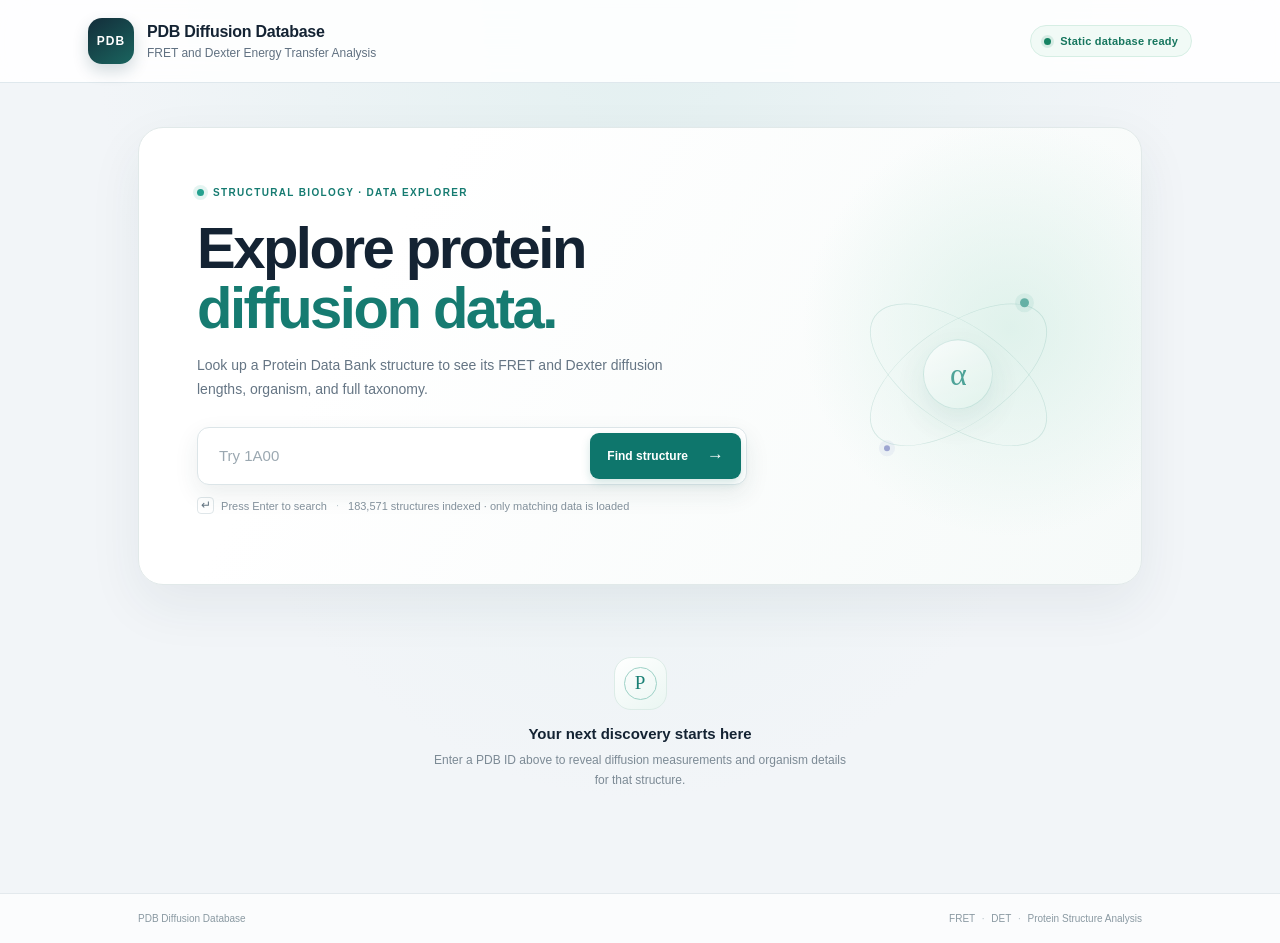
<file: docs/index.html>
<!DOCTYPE html>
<html lang="en">
<head>
    <meta charset="UTF-8">
    <meta name="viewport" content="width=device-width, initial-scale=1.0">

    <title>PDB Diffusion Database</title>

    <link rel="stylesheet" href="style.css">
</head>

<body>

    <!-- Header -->
    <header class="site-header">
        <div class="header-container">
            <div class="brand">
                <div class="brand-mark" aria-hidden="true">PDB</div>

                <div>
                    <h1>PDB Diffusion Database</h1>
                    <p>FRET and Dexter Energy Transfer Analysis</p>
                </div>
            </div>
            <div class="dataset-indicator" id="connectionStatus" role="status">
                <span class="status-dot"></span>
                Connecting to database
            </div>
        </div>
    </header>


    <!-- Main -->
    <main class="main-container">

        <!-- Search Section -->
        <section class="search-section">

            <div class="section-label">
                <span class="label-spark" aria-hidden="true"></span>
                STRUCTURAL BIOLOGY · DATA EXPLORER
            </div>

            <h2>Explore protein<br><span>diffusion data.</span></h2>

            <p class="search-description">
                Look up a Protein Data Bank structure to see its FRET and
                Dexter diffusion lengths, organism, and full taxonomy.
            </p>

            <form class="search-box" id="searchForm">

                <input
                    type="text"
                    id="pdbInput"
                    placeholder="Try 1A00"
                    autocomplete="off"
                    spellcheck="false"
                    maxlength="4"
                    aria-label="Four-character PDB identifier"
                    aria-describedby="searchHint"
                >

                <button id="searchButton" type="submit">
                    <span>Find structure</span>
                    <span class="button-arrow" aria-hidden="true">→</span>
                </button>

            </form>

            <p class="search-hint" id="searchHint">
                <span class="hint-key">↵</span> Press Enter to search
                <span class="hint-divider">·</span>
                <span id="recordCount">Preparing database index…</span>
            </p>
            <div class="search-status" id="searchStatus" role="status" aria-live="polite"></div>
            <div class="hero-decoration" aria-hidden="true">
                <span class="orbit orbit-one"></span>
                <span class="orbit orbit-two"></span>
                <span class="orbit-core">α</span>
                <span class="orbit-dot orbit-dot-one"></span>
                <span class="orbit-dot orbit-dot-two"></span>
            </div>

        </section>


        <!-- Result -->
        <section id="resultSection" class="result-section hidden">

            <!-- PDB Header -->
            <div class="result-header">

                <div>
                    <span class="result-label">PDB STRUCTURE</span>

                    <h2 id="pdbIdDisplay">1A00</h2>
                </div>

                <div class="result-status">
                    <span class="status-dot"></span>
                    Database Match
                </div>

            </div>


            <!-- Diffusion Results -->
            <div class="metrics-grid">

                <div class="metric-card fret-card">

                    <div class="metric-title">
                        FRET Diffusion Length
                    </div>

                    <div class="metric-value">
                        <span id="fretValue">—</span>
                        <span class="metric-unit">Å</span>
                    </div>

                    <div class="metric-description">
                        Förster Resonance Energy Transfer
                    </div>

                </div>


                <div class="metric-card det-card">

                    <div class="metric-title">
                        DET Diffusion Length
                    </div>

                    <div class="metric-value">
                        <span id="detValue">—</span>
                        <span class="metric-unit">Å</span>
                    </div>

                    <div class="metric-description">
                        Dexter Energy Transfer
                    </div>

                </div>

            </div>


            <!-- Organism -->
            <div class="content-card">

                <div class="card-header">
                    <h3>Organism Information</h3>
                </div>

                <div class="info-grid">

                    <div class="info-item">
                        <span class="info-label">Species</span>
                        <span class="info-value" id="species"></span>
                    </div>

                    <div class="info-item">
                        <span class="info-label">Scientific Name</span>
                        <span class="info-value" id="scientificName"></span>
                    </div>

                    <div class="info-item">
                        <span class="info-label">Taxonomy ID</span>
                        <span class="info-value" id="taxId"></span>
                    </div>

                </div>

            </div>


            <!-- Taxonomy -->
            <div class="content-card">

                <div class="card-header">
                    <h3>Taxonomic Classification</h3>
                </div>

                <div class="taxonomy-grid">

                    <div class="taxonomy-item">
                        <span>Kingdom</span>
                        <strong id="kingdom">—</strong>
                    </div>

                    <div class="taxonomy-item">
                        <span>Phylum</span>
                        <strong id="phylum">—</strong>
                    </div>

                    <div class="taxonomy-item">
                        <span>Class</span>
                        <strong id="className">—</strong>
                    </div>

                    <div class="taxonomy-item">
                        <span>Order</span>
                        <strong id="order">—</strong>
                    </div>

                    <div class="taxonomy-item">
                        <span>Family</span>
                        <strong id="family">—</strong>
                    </div>

                    <div class="taxonomy-item">
                        <span>Genus</span>
                        <strong id="genus">—</strong>
                    </div>

                    <div class="taxonomy-item">
                        <span>Species</span>
                        <strong id="speciesY">—</strong>
                    </div>

                </div>

            </div>


            <!-- Lineage -->
            <div class="content-card">

                <div class="card-header">
                    <h3>Full Taxonomic Lineage</h3>
                </div>

                <div class="lineage" id="lineage">
                    —
                </div>

            </div>


            <!-- Raw Data -->
            <div class="content-card">

                <div class="card-header">
                    <h3>Database Record</h3>
                </div>

                <div class="raw-record" id="rawRecord">
                </div>

            </div>

        </section>


        <!-- No Result -->
        <section id="noResult" class="no-result hidden">

            <div class="no-result-icon">
                ?
            </div>

            <h3>PDB ID <span id="noResultId"></span> not found</h3>

            <p>
                No matching structure was found in this database.
            </p>

            <p class="hint">
                Check the four-character identifier and try again.
            </p>

        </section>


        <!-- Initial Information -->
        <section id="initialMessage" class="initial-message">

            <div class="initial-icon" aria-hidden="true">
                <span class="initial-icon-ring"></span>
                <span class="initial-icon-core">P</span>
            </div>

            <h3>Your next discovery starts here</h3>

            <p>
                Enter a PDB ID above to reveal diffusion measurements and
                organism details for that structure.
            </p>

        </section>

    </main>


    <!-- Footer -->
    <footer class="site-footer">

        <div>
            PDB Diffusion Database
        </div>

        <div>
            FRET <span>·</span> DET <span>·</span> Protein Structure Analysis
        </div>

    </footer>


    <script src="script.js"></script>

</body>
</html>
</file>
<file: docs/style.css>
* {
    box-sizing: border-box;
    margin: 0;
    padding: 0;
}

:root {
    --background: #f2f5f8;
    --surface: #ffffff;
    --text: #142333;
    --text-secondary: #617181;
    --text-light: #8795a2;
    --border: #e4eaf0;
    --primary: #0b796f;
    --primary-dark: #075d56;
    --fret: #128d82;
    --det: #6570c7;
    --success: #168363;
    --radius: 16px;
}

body {
    min-height: 100vh;
    background:
        radial-gradient(ellipse at 50% 0%, rgba(201, 231, 227, 0.36), transparent 34rem),
        var(--background);
    color: var(--text);
    font-family: Inter, -apple-system, BlinkMacSystemFont, "Segoe UI", Roboto, Helvetica, Arial, sans-serif;
}

.site-header {
    position: relative;
    z-index: 1;
    border-bottom: 1px solid rgba(220, 230, 235, 0.9);
    background: rgba(255, 255, 255, 0.88);
    backdrop-filter: blur(16px);
}

.header-container {
    display: flex;
    max-width: 1160px;
    min-height: 82px;
    align-items: center;
    justify-content: space-between;
    margin: 0 auto;
    padding: 15px 28px;
}

.brand {
    display: flex;
    align-items: center;
    gap: 13px;
}

.brand-mark {
    display: flex;
    width: 46px;
    height: 46px;
    align-items: center;
    justify-content: center;
    border-radius: 14px;
    background: linear-gradient(145deg, #132d3a, #1a655f);
    box-shadow: 0 7px 16px rgba(16, 65, 72, 0.19);
    color: #fff;
    font-size: 12px;
    font-weight: 700;
    letter-spacing: 1px;
}

.brand h1 {
    font-size: 16px;
    font-weight: 680;
    letter-spacing: -0.25px;
    line-height: 1.2;
}

.brand p {
    margin-top: 4px;
    color: var(--text-secondary);
    font-size: 12px;
}

.dataset-indicator {
    display: inline-flex;
    align-items: center;
    gap: 9px;
    border: 1px solid var(--border);
    border-radius: 999px;
    padding: 9px 13px;
    background: #fff;
    color: var(--text-secondary);
    font-size: 11px;
    font-weight: 650;
    letter-spacing: 0.02em;
}

.status-dot {
    width: 7px;
    height: 7px;
    flex: 0 0 auto;
    border-radius: 50%;
    background: #c58a34;
    box-shadow: 0 0 0 3px rgba(197, 138, 52, 0.13);
}

.dataset-indicator.is-connected {
    border-color: #d6eee4;
    background: #f1faf6;
    color: #16765e;
}

.dataset-indicator.is-connected .status-dot,
.result-status .status-dot {
    background: var(--success);
    box-shadow: 0 0 0 3px rgba(22, 131, 99, 0.12);
}

.dataset-indicator.is-disconnected {
    border-color: #f4ddd8;
    background: #fff7f5;
    color: #a74b43;
}

.dataset-indicator.is-disconnected .status-dot {
    background: #c25549;
    box-shadow: 0 0 0 3px rgba(194, 85, 73, 0.12);
}

.main-container {
    max-width: 1060px;
    margin: 0 auto;
    padding: 44px 28px 76px;
}

.search-section {
    position: relative;
    isolation: isolate;
    overflow: hidden;
    min-height: 365px;
    margin: 0 auto 34px;
    border: 1px solid #e1e9e9;
    border-radius: 25px;
    padding: 54px 58px 43px;
    background:
        radial-gradient(circle at 87% 44%, rgba(216, 239, 231, 0.78), transparent 13rem),
        linear-gradient(120deg, #fff 25%, #f6faf9 100%);
    box-shadow: 0 20px 54px rgba(29, 55, 65, 0.07);
    text-align: left;
}

.section-label {
    display: inline-flex;
    align-items: center;
    gap: 9px;
    margin-bottom: 20px;
    color: #167b71;
    font-size: 10px;
    font-weight: 700;
    letter-spacing: 1.35px;
}

.label-spark {
    width: 7px;
    height: 7px;
    border-radius: 50%;
    background: #25a18f;
    box-shadow: 0 0 0 4px rgba(37, 161, 143, 0.12);
}

.search-section h2 {
    position: relative;
    z-index: 1;
    max-width: 560px;
    margin-bottom: 14px;
    font-size: clamp(40px, 5.2vw, 58px);
    font-weight: 720;
    line-height: 1.04;
    letter-spacing: -2.5px;
}

.search-section h2 span {
    color: #167b71;
}

.search-description {
    position: relative;
    z-index: 1;
    max-width: 500px;
    margin: 0;
    color: #657584;
    font-size: 14px;
    line-height: 1.75;
}

.search-box {
    position: relative;
    z-index: 2;
    display: flex;
    max-width: 550px;
    align-items: center;
    margin: 25px 0 0;
    border: 1px solid #dce5e8;
    border-radius: 12px;
    padding: 5px;
    background: #fff;
    box-shadow: 0 9px 24px rgba(31, 64, 72, 0.09);
    transition: border-color 160ms ease, box-shadow 160ms ease;
}

.search-box:focus-within {
    border-color: #70b9af;
    box-shadow: 0 0 0 4px rgba(31, 139, 126, 0.1), 0 9px 24px rgba(31, 64, 72, 0.09);
}

.search-box input {
    min-width: 0;
    flex: 1;
    border: 0;
    outline: 0;
    padding: 13px 16px;
    background: transparent;
    color: var(--text);
    font-size: 15px;
    font-weight: 600;
    letter-spacing: 1.3px;
    text-transform: uppercase;
}

.search-box input::placeholder {
    color: #9ba8b1;
    font-weight: 450;
    letter-spacing: 0;
    text-transform: none;
}

.search-box button {
    display: inline-flex;
    min-height: 46px;
    align-items: center;
    justify-content: center;
    gap: 19px;
    border: 0;
    border-radius: 9px;
    padding: 0 17px;
    background: #0e766c;
    box-shadow: 0 4px 10px rgba(14, 118, 108, 0.18);
    color: #fff;
    cursor: pointer;
    font-size: 12px;
    font-weight: 600;
    transition: background 160ms ease, transform 160ms ease;
}

.search-box button:hover {
    background: #095f57;
    transform: translateY(-1px);
}

.search-box button:disabled {
    cursor: wait;
    opacity: 0.75;
}

.button-arrow {
    font-size: 17px;
    line-height: 1;
}

.search-hint {
    position: relative;
    z-index: 1;
    margin-top: 12px;
    color: #84929d;
    font-size: 11px;
}

.hint-key {
    display: inline-grid;
    width: 17px;
    height: 17px;
    place-items: center;
    margin-right: 4px;
    border: 1px solid #dfe6e9;
    border-radius: 4px;
    background: #fff;
    color: #637582;
    font-size: 12px;
}

.hint-divider {
    padding: 0 6px;
    color: #c0cbd0;
}

.search-status {
    position: relative;
    z-index: 1;
    min-height: 18px;
    margin-top: 9px;
    color: #607b78;
    font-size: 11px;
}

.hero-decoration {
    position: absolute;
    z-index: 0;
    top: 50%;
    right: 6.5%;
    width: 235px;
    height: 235px;
    transform: translateY(-42%);
    opacity: 0.74;
}

.orbit {
    position: absolute;
    inset: 15px;
    border: 1px solid rgba(33, 128, 116, 0.2);
    border-radius: 50%;
}

.orbit-one {
    transform: rotate(35deg) scaleY(0.48);
}

.orbit-two {
    transform: rotate(-35deg) scaleY(0.48);
}

.orbit-core {
    position: absolute;
    top: 50%;
    left: 50%;
    display: grid;
    width: 70px;
    height: 70px;
    place-items: center;
    border: 1px solid rgba(28, 129, 116, 0.2);
    border-radius: 50%;
    background: linear-gradient(145deg, #fff, #dff2eb);
    box-shadow: 0 12px 34px rgba(30, 104, 95, 0.14);
    color: #19877a;
    font-family: Georgia, serif;
    font-size: 32px;
    transform: translate(-50%, -50%);
}

.orbit-dot {
    position: absolute;
    width: 9px;
    height: 9px;
    border-radius: 50%;
    background: #3a9a8c;
    box-shadow: 0 0 0 5px rgba(58, 154, 140, 0.12);
}

.orbit-dot-one {
    top: 41px;
    right: 47px;
}

.orbit-dot-two {
    bottom: 41px;
    left: 43px;
    width: 6px;
    height: 6px;
    background: #7f88c4;
    box-shadow: 0 0 0 5px rgba(127, 136, 196, 0.13);
}

.result-section {
    animation: fadeIn 240ms ease both;
}

.hidden {
    display: none !important;
}

.result-header {
    display: flex;
    align-items: center;
    justify-content: space-between;
    margin: 0 2px 17px;
}

.result-label {
    display: block;
    margin-bottom: 4px;
    color: #8897a1;
    font-size: 9px;
    font-weight: 700;
    letter-spacing: 1.5px;
}

.result-header h2 {
    font-size: 30px;
    letter-spacing: -0.7px;
}

.result-status {
    display: flex;
    align-items: center;
    gap: 9px;
    border: 1px solid #d9eee6;
    border-radius: 999px;
    padding: 8px 12px;
    background: #f4fbf7;
    color: #16765e;
    font-size: 11px;
    font-weight: 600;
}

.metrics-grid {
    display: grid;
    grid-template-columns: repeat(2, minmax(0, 1fr));
    gap: 15px;
    margin-bottom: 15px;
}

.metric-card,
.content-card,
.no-result {
    border: 1px solid #e3e9ee;
    border-radius: 15px;
    background: var(--surface);
    box-shadow: 0 7px 20px rgba(33, 55, 66, 0.035);
}

.metric-card {
    position: relative;
    min-height: 150px;
    overflow: hidden;
    padding: 24px 25px 22px 28px;
    background: linear-gradient(135deg, #fff, #fbfdfd);
    transition: transform 180ms ease, box-shadow 180ms ease;
}

.metric-card:hover {
    transform: translateY(-2px);
    box-shadow: 0 12px 27px rgba(33, 55, 66, 0.08);
}

.metric-card::before {
    position: absolute;
    top: 0;
    bottom: 0;
    left: 0;
    width: 3px;
    content: "";
}

.fret-card::before {
    background: linear-gradient(180deg, #29a18f, #168275);
}

.det-card::before {
    background: linear-gradient(180deg, #8588d1, #616cba);
}

.metric-title {
    margin-bottom: 13px;
    color: #637481;
    font-size: 12px;
    font-weight: 550;
}

.metric-value {
    color: #183345;
    font-size: 38px;
    font-weight: 700;
    letter-spacing: -1.5px;
}

.metric-unit {
    margin-left: 3px;
    color: #72828e;
    font-size: 15px;
    font-weight: 500;
}

.metric-description {
    margin-top: 7px;
    color: #91a0aa;
    font-size: 11px;
}

.content-card {
    overflow: hidden;
    margin-bottom: 14px;
}

.card-header {
    border-bottom: 1px solid var(--border);
    padding: 15px 20px;
    background: #fcfdfd;
}

.card-header h3 {
    color: #263c4b;
    font-size: 12px;
    font-weight: 650;
    letter-spacing: 0.05px;
}

.info-grid {
    display: grid;
    grid-template-columns: repeat(3, minmax(0, 1fr));
}

.info-item {
    min-width: 0;
    border-right: 1px solid var(--border);
    padding: 17px 20px;
}

.info-item:last-child {
    border-right: 0;
}

.info-label,
.taxonomy-item span {
    display: block;
    margin-bottom: 7px;
    color: #8998a2;
    font-size: 9px;
    letter-spacing: 0.8px;
    text-transform: uppercase;
}

.info-value,
.taxonomy-item strong {
    color: #273d4c;
    font-size: 12px;
    font-weight: 600;
    overflow-wrap: anywhere;
}

.taxonomy-grid {
    display: grid;
    grid-template-columns: repeat(4, minmax(0, 1fr));
}

.taxonomy-item {
    min-width: 0;
    border-right: 1px solid var(--border);
    border-bottom: 1px solid var(--border);
    padding: 15px 18px;
}

.taxonomy-item:nth-child(4n) {
    border-right: 0;
}

.taxonomy-item:nth-last-child(-n + 3) {
    border-bottom: 0;
}

.lineage {
    padding: 18px 20px;
    color: #536b78;
    font-size: 12px;
    line-height: 1.9;
    overflow-wrap: anywhere;
}

.raw-record {
    display: grid;
    grid-template-columns: repeat(2, minmax(0, 1fr));
    gap: 1px;
    padding: 1px;
    background: var(--border);
}

.raw-field {
    min-width: 0;
    padding: 13px 16px;
    background: #fff;
}

.raw-field-name {
    display: block;
    margin-bottom: 5px;
    color: #8998a2;
    font-size: 9px;
    letter-spacing: 0.6px;
    text-transform: uppercase;
}

.raw-field-value {
    color: #405866;
    font-size: 11px;
    line-height: 1.55;
    overflow-wrap: anywhere;
}

.initial-message {
    padding: 38px 20px 27px;
    color: var(--text-secondary);
    text-align: center;
}

.initial-icon {
    position: relative;
    display: grid;
    width: 53px;
    height: 53px;
    place-items: center;
    margin: 0 auto 15px;
    border: 1px solid #dcece7;
    border-radius: 17px;
    background: linear-gradient(145deg, #fff, #eaf6f2);
    color: #197f74;
}

.initial-icon-ring {
    position: absolute;
    inset: 9px;
    border: 1px solid #9ed2c7;
    border-radius: 50%;
}

.initial-icon-core {
    position: relative;
    font-family: Georgia, serif;
    font-size: 19px;
}

.initial-message h3 {
    margin-bottom: 8px;
    color: var(--text);
    font-size: 15px;
}

.initial-message p {
    max-width: 420px;
    margin: 0 auto;
    color: #7c8a95;
    font-size: 12px;
    line-height: 1.7;
}

.no-result {
    max-width: 550px;
    margin: 40px auto;
    padding: 39px 28px;
    text-align: center;
}

.no-result-icon {
    display: flex;
    width: 42px;
    height: 42px;
    align-items: center;
    justify-content: center;
    margin: 0 auto 15px;
    border-radius: 50%;
    background: #f3f6f7;
    color: #6d818b;
    font-weight: 700;
}

.no-result h3 {
    margin-bottom: 7px;
    font-size: 16px;
}

.no-result p {
    color: var(--text-secondary);
    font-size: 12px;
    line-height: 1.5;
}

.no-result .hint {
    margin-top: 7px;
    color: var(--text-light);
    font-size: 11px;
}

.site-footer {
    display: flex;
    justify-content: space-between;
    border-top: 1px solid #e3e9ed;
    padding: 19px max(28px, calc((100% - 1004px) / 2));
    background: rgba(255, 255, 255, 0.7);
    color: #8a99a2;
    font-size: 10px;
}

.site-footer span {
    padding: 0 4px;
    color: #b3c0c6;
}

@keyframes fadeIn {
    from {
        opacity: 0;
        transform: translateY(5px);
    }
    to {
        opacity: 1;
        transform: translateY(0);
    }
}

@media (max-width: 700px) {
    .header-container {
        min-height: 72px;
        padding: 12px 17px;
    }

    .brand {
        gap: 10px;
    }

    .brand-mark {
        width: 40px;
        height: 40px;
        border-radius: 12px;
        font-size: 10px;
    }

    .brand h1 {
        font-size: 13px;
    }

    .brand p {
        font-size: 10px;
    }

    .dataset-indicator {
        gap: 6px;
        padding: 7px 9px;
        font-size: 0;
    }

    .dataset-indicator .status-dot {
        margin: 0 2px;
    }

    .main-container {
        padding: 25px 15px 48px;
    }

    .search-section {
        min-height: 0;
        margin-bottom: 28px;
        border-radius: 19px;
        padding: 35px 23px 29px;
    }

    .search-section h2 {
        max-width: 365px;
        font-size: clamp(39px, 11vw, 51px);
        letter-spacing: -1.8px;
    }

    .search-description {
        max-width: 380px;
        font-size: 13px;
    }

    .search-box {
        gap: 6px;
        margin-top: 21px;
    }

    .search-box input {
        padding: 12px;
    }

    .search-box button {
        min-height: 45px;
        gap: 9px;
        padding: 0 12px;
    }

    .search-hint {
        line-height: 1.8;
    }

    .hero-decoration {
        top: 26px;
        right: 0;
        width: 120px;
        height: 120px;
        transform: none;
        opacity: 0.36;
    }

    .orbit-core {
        width: 43px;
        height: 43px;
        font-size: 21px;
    }

    .orbit-dot-one {
        top: 22px;
        right: 23px;
    }

    .orbit-dot-two {
        bottom: 22px;
        left: 22px;
    }

    .result-header {
        gap: 10px;
    }

    .result-status {
        gap: 7px;
        padding: 7px 9px;
        font-size: 9px;
    }

    .metrics-grid {
        gap: 11px;
    }

    .metric-card {
        min-height: 135px;
        padding: 20px 19px 18px 23px;
    }

    .info-grid {
        grid-template-columns: 1fr;
    }

    .info-item {
        border-right: 0;
        border-bottom: 1px solid var(--border);
    }

    .info-item:last-child {
        border-bottom: 0;
    }

    .taxonomy-grid {
        grid-template-columns: repeat(2, minmax(0, 1fr));
    }

    .taxonomy-item:nth-child(4n) {
        border-right: 1px solid var(--border);
    }

    .taxonomy-item:nth-child(2n) {
        border-right: 0;
    }

    .taxonomy-item:nth-last-child(-n + 3) {
        border-bottom: 1px solid var(--border);
    }

    .taxonomy-item:last-child {
        border-bottom: 0;
    }

    .site-footer {
        flex-direction: column;
        gap: 7px;
        padding: 18px 15px;
        text-align: center;
    }
}

@media (max-width: 390px) {
    .header-container {
        padding-right: 12px;
        padding-left: 12px;
    }

    .brand h1 {
        font-size: 11px;
    }

    .brand p {
        font-size: 9px;
    }

    .dataset-indicator {
        padding: 7px;
    }

    .search-section {
        padding-right: 17px;
        padding-left: 17px;
    }
}

@media (prefers-reduced-motion: reduce) {
    *,
    *::before,
    *::after {
        scroll-behavior: auto !important;
        animation-duration: 0.01ms !important;
        animation-iteration-count: 1 !important;
        transition-duration: 0.01ms !important;
    }
}
</file>
